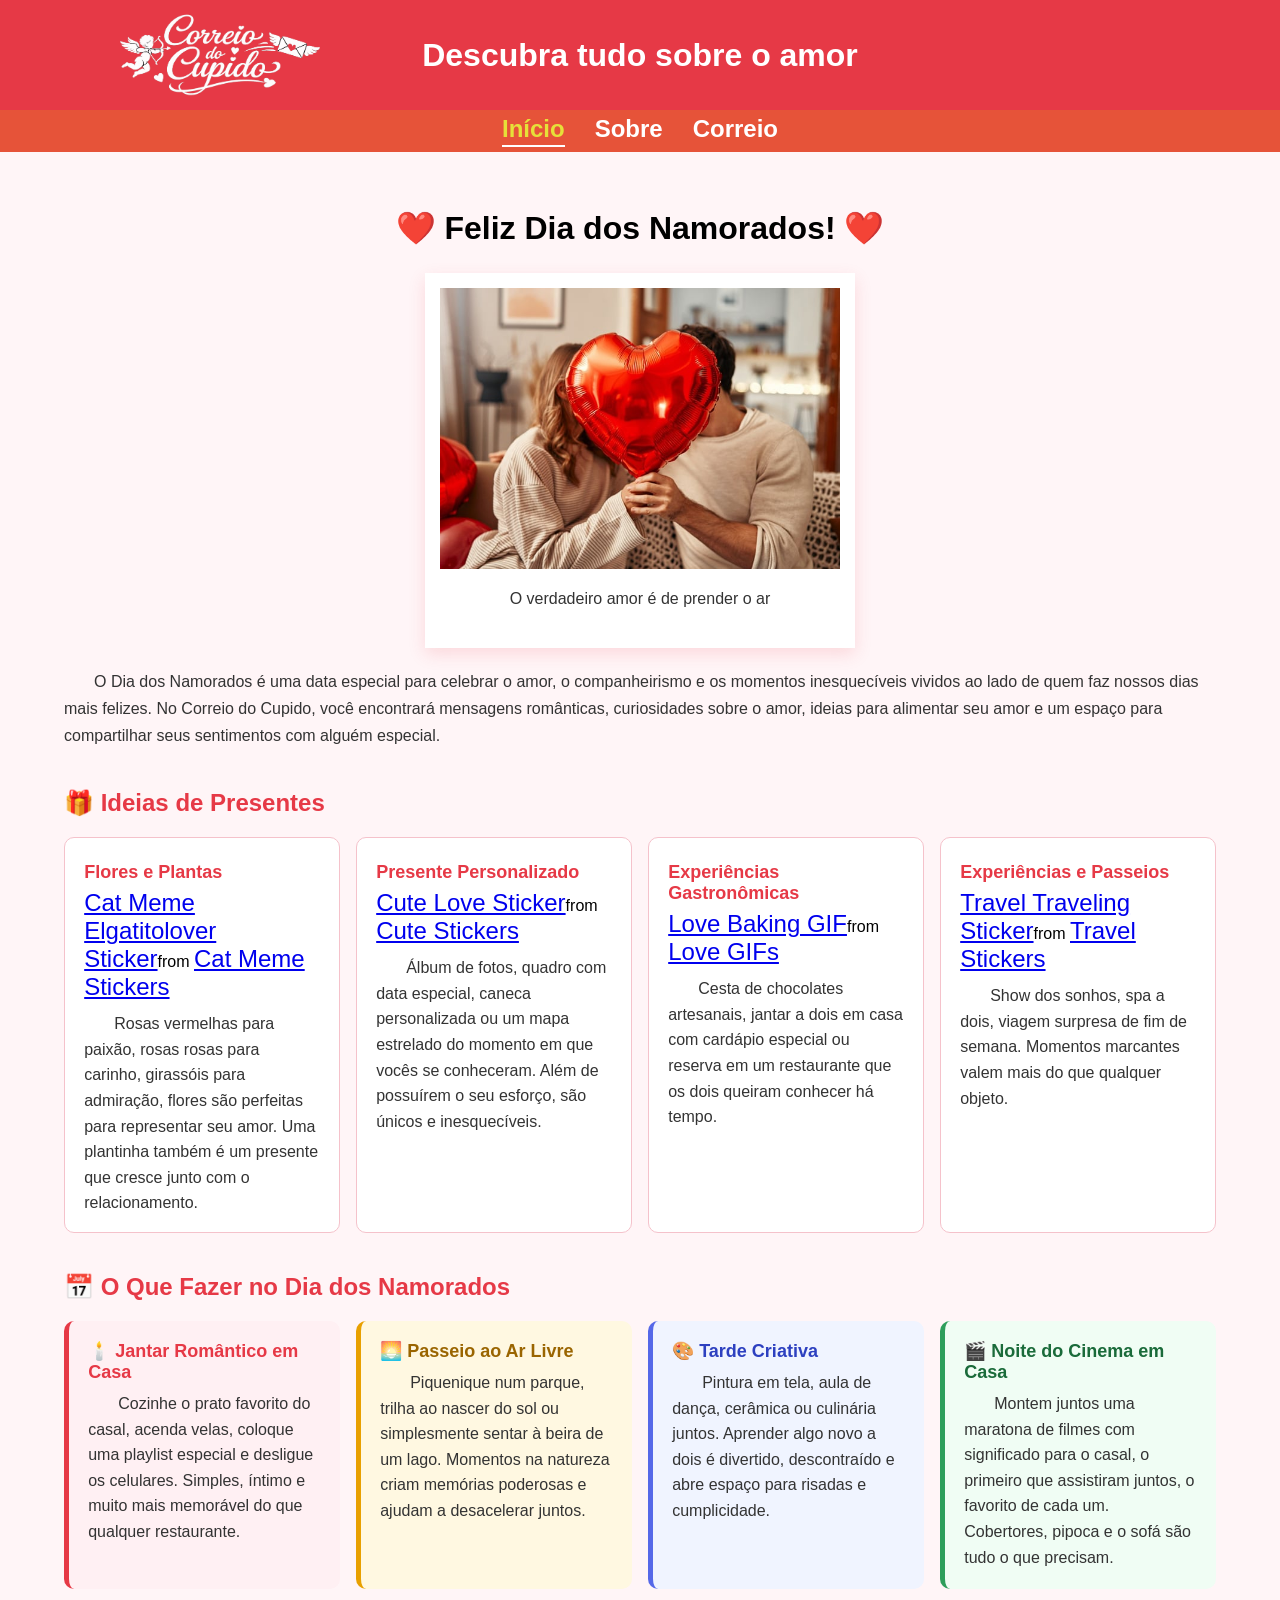
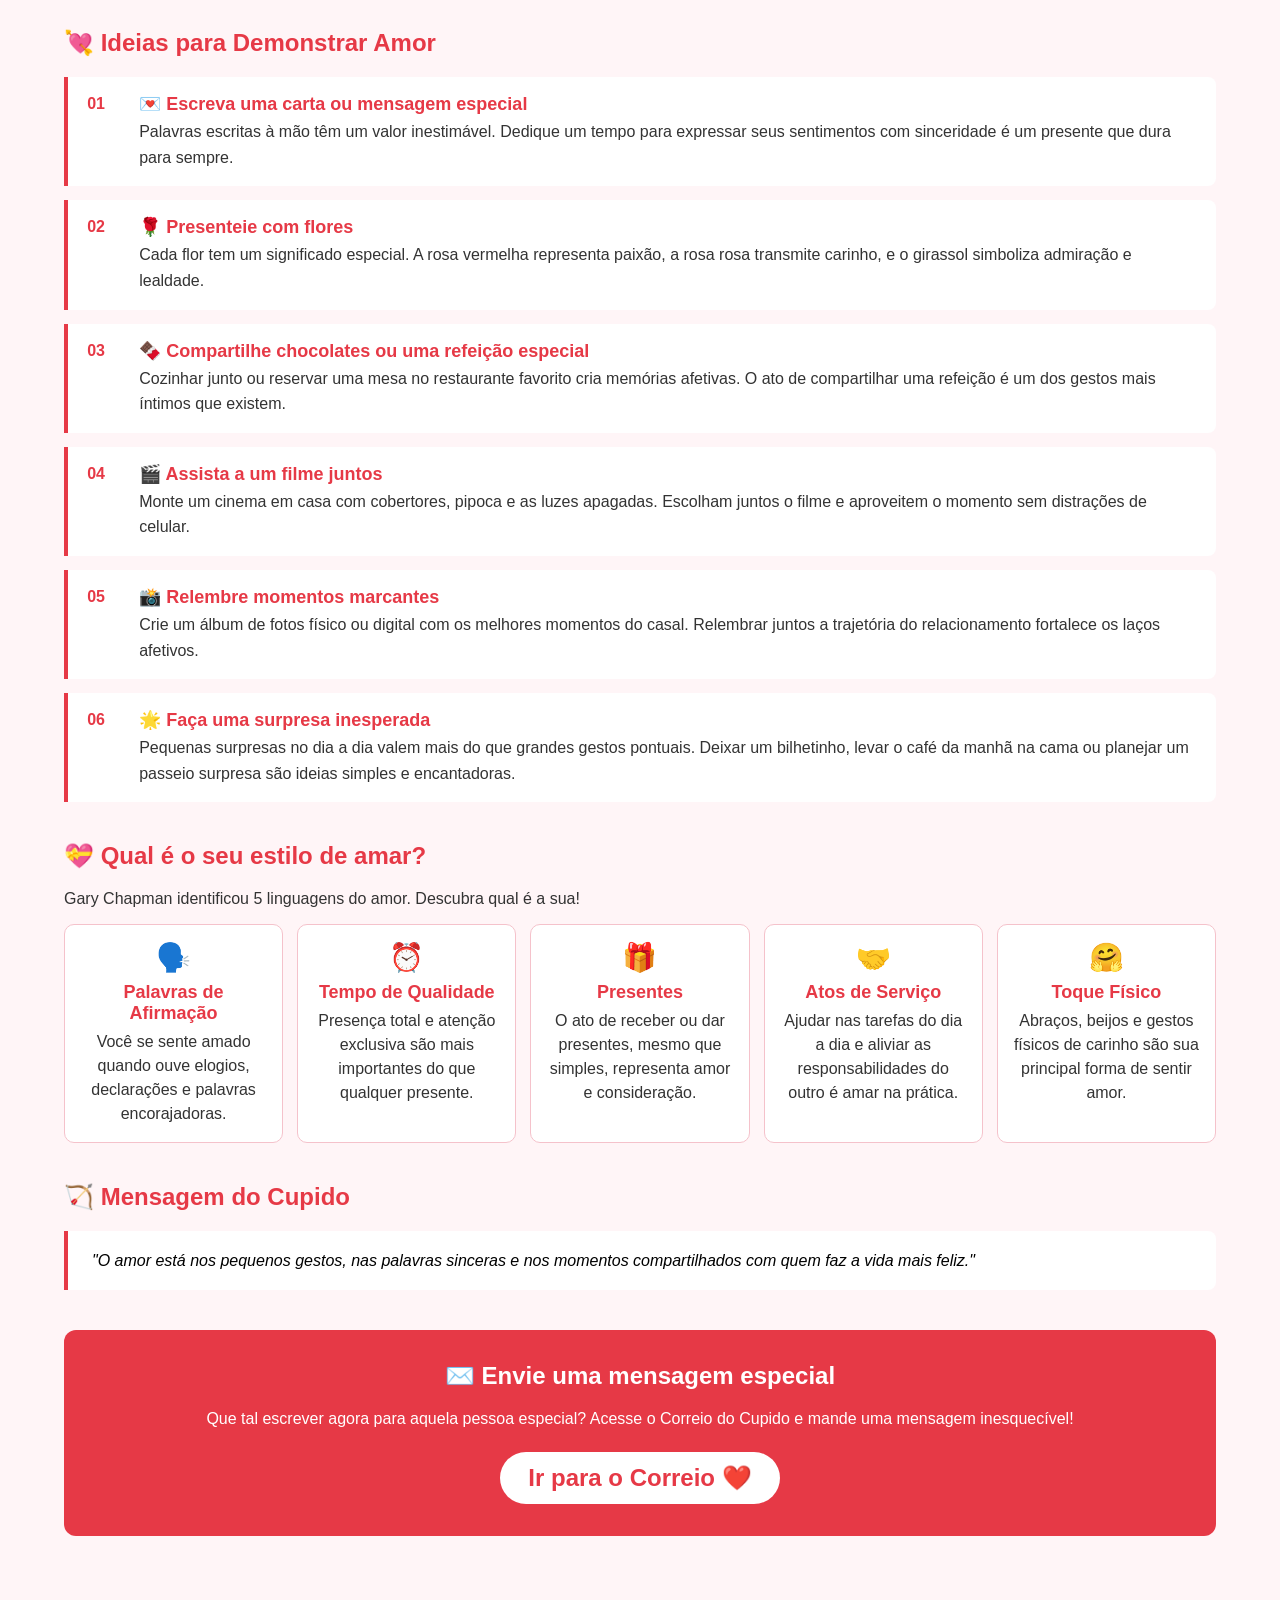
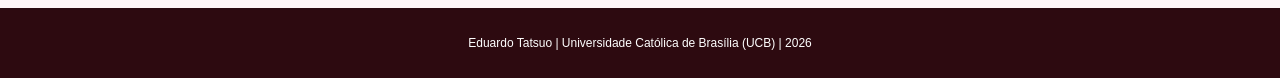
<file: index.html>
<!DOCTYPE html>
<html lang="pt-BR">

<head>
  <meta charset="UTF-8">
  <meta name="viewport" content="width=device-width, initial-scale=1.0">
  <title>Correio do Cupido - Início</title>
  <link rel="stylesheet" href="style.css">
</head>

<body>
  <header>
    <a href="index.html">
      <img src="img/logo.png" width="200">
    </a>
    <h1>Descubra tudo sobre o amor</h1>
  </header>

  <nav>
    <a href="index.html" class="ativo">Início</a>
    <a href="index2.html">Sobre</a>
    <a href="index3.html">Correio</a>
  </nav>

  <main class="container">

    <section class="home">
      <h1>❤️ Feliz Dia dos Namorados! ❤️</h1>

      <div class="polaroid">
        <img src="img/casal.jpg" alt="Casal feliz">
        <p>O verdadeiro amor é de prender o ar</p>
      </div>

      <p>
        O Dia dos Namorados é uma data especial para celebrar o amor,
        o companheirismo e os momentos inesquecíveis vividos ao lado de
        quem faz nossos dias mais felizes. No Correio do Cupido, você encontrará mensagens românticas,
        curiosidades sobre o amor, ideias para alimentar seu amor e um espaço para compartilhar seus
        sentimentos com alguém especial.
      </p>
    </section>

    <section>
      <h2>🎁 Ideias de Presentes</h2>
      <div class="curiosidades-grid">
        <div class="curiosidade-card">
          <h3>Flores e Plantas</h3>
          <div class="tenor-gif-embed" data-postid="10541895486177758482" data-share-method="host" data-aspect-ratio="0.981928" data-width="100%"><a href="https://tenor.com/view/cat-meme-elgatitolover-elgatito-elgatitoloves-elgatito-flowers-gif-10541895486177758482">Cat Meme Elgatitolover Sticker</a>from <a href="https://tenor.com/search/cat+meme-stickers">Cat Meme Stickers</a></div> <script type="text/javascript" async src="https://tenor.com/embed.js"></script>
          <p>Rosas vermelhas para paixão, rosas rosas para carinho, girassóis para admiração, flores são perfeitas para representar seu amor. Uma plantinha também é um presente que cresce junto com o relacionamento.</p>
        </div>
        <div class="curiosidade-card">
          <h3>Presente Personalizado</h3>
          <div class="tenor-gif-embed" data-postid="12614108627103400037" data-share-method="host" data-aspect-ratio="1.04184" data-width="100%"><a href="https://tenor.com/view/cute-love-kawaii-cats-heart-gif-12614108627103400037">Cute Love Sticker</a>from <a href="https://tenor.com/search/cute-stickers">Cute Stickers</a></div> <script type="text/javascript" async src="https://tenor.com/embed.js"></script>
          <p>Álbum de fotos, quadro com data especial, caneca personalizada ou um mapa estrelado do momento em que vocês se conheceram. Além de possuírem o seu esforço, são únicos e inesquecíveis.</p>
        </div>
        <div class="curiosidade-card">
          <h3>Experiências Gastronômicas</h3>
          <div class="tenor-gif-embed" data-postid="7819166" data-share-method="host" data-aspect-ratio="1.06667" data-width="100%"><a href="https://tenor.com/view/love-baking-bear-cream-gif-7819166">Love Baking GIF</a>from <a href="https://tenor.com/search/love-gifs">Love GIFs</a></div> <script type="text/javascript" async src="https://tenor.com/embed.js"></script>
          <p>Cesta de chocolates artesanais, jantar a dois em casa com cardápio especial ou reserva em um restaurante que os dois queiram conhecer há tempo.</p>
        </div>
        <div class="curiosidade-card">
          <h3>Experiências e Passeios</h3>
          <div class="tenor-gif-embed" data-postid="1309173399114227302" data-share-method="host" data-aspect-ratio="1" data-width="100%"><a href="https://tenor.com/view/travel-traveling-adventure-trip-honeymoon-gif-1309173399114227302">Travel Traveling Sticker</a>from <a href="https://tenor.com/search/travel-stickers">Travel Stickers</a></div> <script type="text/javascript" async src="https://tenor.com/embed.js"></script>
          <p>Show dos sonhos, spa a dois, viagem surpresa de fim de semana. Momentos marcantes valem mais do que qualquer objeto.</p>
        </div>
      </div>
    </section>
    
    <section>
      <h2>📅 O Que Fazer no Dia dos Namorados</h2>
      <div class="oque-fazer-grid">
        <div class="oque-fazer-card card-romanttico">
          <h3>🕯️ Jantar Romântico em Casa</h3>
          <p>Cozinhe o prato favorito do casal, acenda velas, coloque uma playlist especial e desligue os celulares. Simples, íntimo e muito mais memorável do que qualquer restaurante.</p>
        </div>
        <div class="oque-fazer-card card-aventura">
          <h3>🌅 Passeio ao Ar Livre</h3>
          <p>Piquenique num parque, trilha ao nascer do sol ou simplesmente sentar à beira de um lago. Momentos na natureza criam memórias poderosas e ajudam a desacelerar juntos.</p>
        </div>
        <div class="oque-fazer-card card-criativo">
          <h3>🎨 Tarde Criativa</h3>
          <p>Pintura em tela, aula de dança, cerâmica ou culinária juntos. Aprender algo novo a dois é divertido, descontraído e abre espaço para risadas e cumplicidade.</p>
        </div>
        <div class="oque-fazer-card card-nostalgia">
          <h3>🎬 Noite do Cinema em Casa</h3>
          <p>Montem juntos uma maratona de filmes com significado para o casal, o primeiro que assistiram juntos, o favorito de cada um. Cobertores, pipoca e o sofá são tudo o que precisam.</p>
        </div>
      </div>
    </section>

    <section>
      <h2>💘 Ideias para Demonstrar Amor</h2>
      <div class="ideias-lista">
        <div class="ideia-item">
          <span class="ideia-numero">01</span>
          <div>
            <h3>💌 Escreva uma carta ou mensagem especial</h3>
            <p>Palavras escritas à mão têm um valor inestimável. Dedique um tempo para expressar seus sentimentos com sinceridade é um presente que dura para sempre.</p>
          </div>
        </div>
        <div class="ideia-item">
          <span class="ideia-numero">02</span>
          <div>
            <h3>🌹 Presenteie com flores</h3>
            <p>Cada flor tem um significado especial. A rosa vermelha representa paixão, a rosa rosa transmite carinho, e o girassol simboliza admiração e lealdade.</p>
          </div>
        </div>
        <div class="ideia-item">
          <span class="ideia-numero">03</span>
          <div>
            <h3>🍫 Compartilhe chocolates ou uma refeição especial</h3>
            <p>Cozinhar junto ou reservar uma mesa no restaurante favorito cria memórias afetivas. O ato de compartilhar uma refeição é um dos gestos mais íntimos que existem.</p>
          </div>
        </div>
        <div class="ideia-item">
          <span class="ideia-numero">04</span>
          <div>
            <h3>🎬 Assista a um filme juntos</h3>
            <p>Monte um cinema em casa com cobertores, pipoca e as luzes apagadas. Escolham juntos o filme e aproveitem o momento sem distrações de celular.</p>
          </div>
        </div>
        <div class="ideia-item">
          <span class="ideia-numero">05</span>
          <div>
            <h3>📸 Relembre momentos marcantes</h3>
            <p>Crie um álbum de fotos físico ou digital com os melhores momentos do casal. Relembrar juntos a trajetória do relacionamento fortalece os laços afetivos.</p>
          </div>
        </div>
        <div class="ideia-item">
          <span class="ideia-numero">06</span>
          <div>
            <h3>🌟 Faça uma surpresa inesperada</h3>
            <p>Pequenas surpresas no dia a dia valem mais do que grandes gestos pontuais. Deixar um bilhetinho, levar o café da manhã na cama ou planejar um passeio surpresa são ideias simples e encantadoras.</p>
          </div>
        </div>
      </div>
    </section>

    <section class="quiz-section">
      <h2>💝 Qual é o seu estilo de amar?</h2>
      <p>Gary Chapman identificou 5 linguagens do amor. Descubra qual é a sua!</p>
      <div class="linguagens-grid">
        <div class="linguagem-card">
          <span>🗣️</span>
          <h3>Palavras de Afirmação</h3>
          <p>Você se sente amado quando ouve elogios, declarações e palavras encorajadoras.</p>
        </div>
        <div class="linguagem-card">
          <span>⏰</span>
          <h3>Tempo de Qualidade</h3>
          <p>Presença total e atenção exclusiva são mais importantes do que qualquer presente.</p>
        </div>
        <div class="linguagem-card">
          <span>🎁</span>
          <h3>Presentes</h3>
          <p>O ato de receber ou dar presentes, mesmo que simples, representa amor e consideração.</p>
        </div>
        <div class="linguagem-card">
          <span>🤝</span>
          <h3>Atos de Serviço</h3>
          <p>Ajudar nas tarefas do dia a dia e aliviar as responsabilidades do outro é amar na prática.</p>
        </div>
        <div class="linguagem-card">
          <span>🤗</span>
          <h3>Toque Físico</h3>
          <p>Abraços, beijos e gestos físicos de carinho são sua principal forma de sentir amor.</p>
        </div>
      </div>
    </section>

    <section>
      <h2>🏹 Mensagem do Cupido</h2>
      <blockquote>
        "O amor está nos pequenos gestos, nas palavras sinceras
        e nos momentos compartilhados com quem faz a vida mais feliz."
      </blockquote>
    </section>

    <section class="cta-section">
      <h2>✉️ Envie uma mensagem especial</h2>
      <p>Que tal escrever agora para aquela pessoa especial? Acesse o Correio do Cupido e mande uma mensagem inesquecível!</p>
      <a href="index3.html" class="btn-cta">Ir para o Correio ❤️</a>
    </section>

  </main>

  <footer>
    <p>Eduardo Tatsuo | Universidade Católica de Brasília (UCB) | 2026</p>
  </footer>

</body>

</html>
</file>
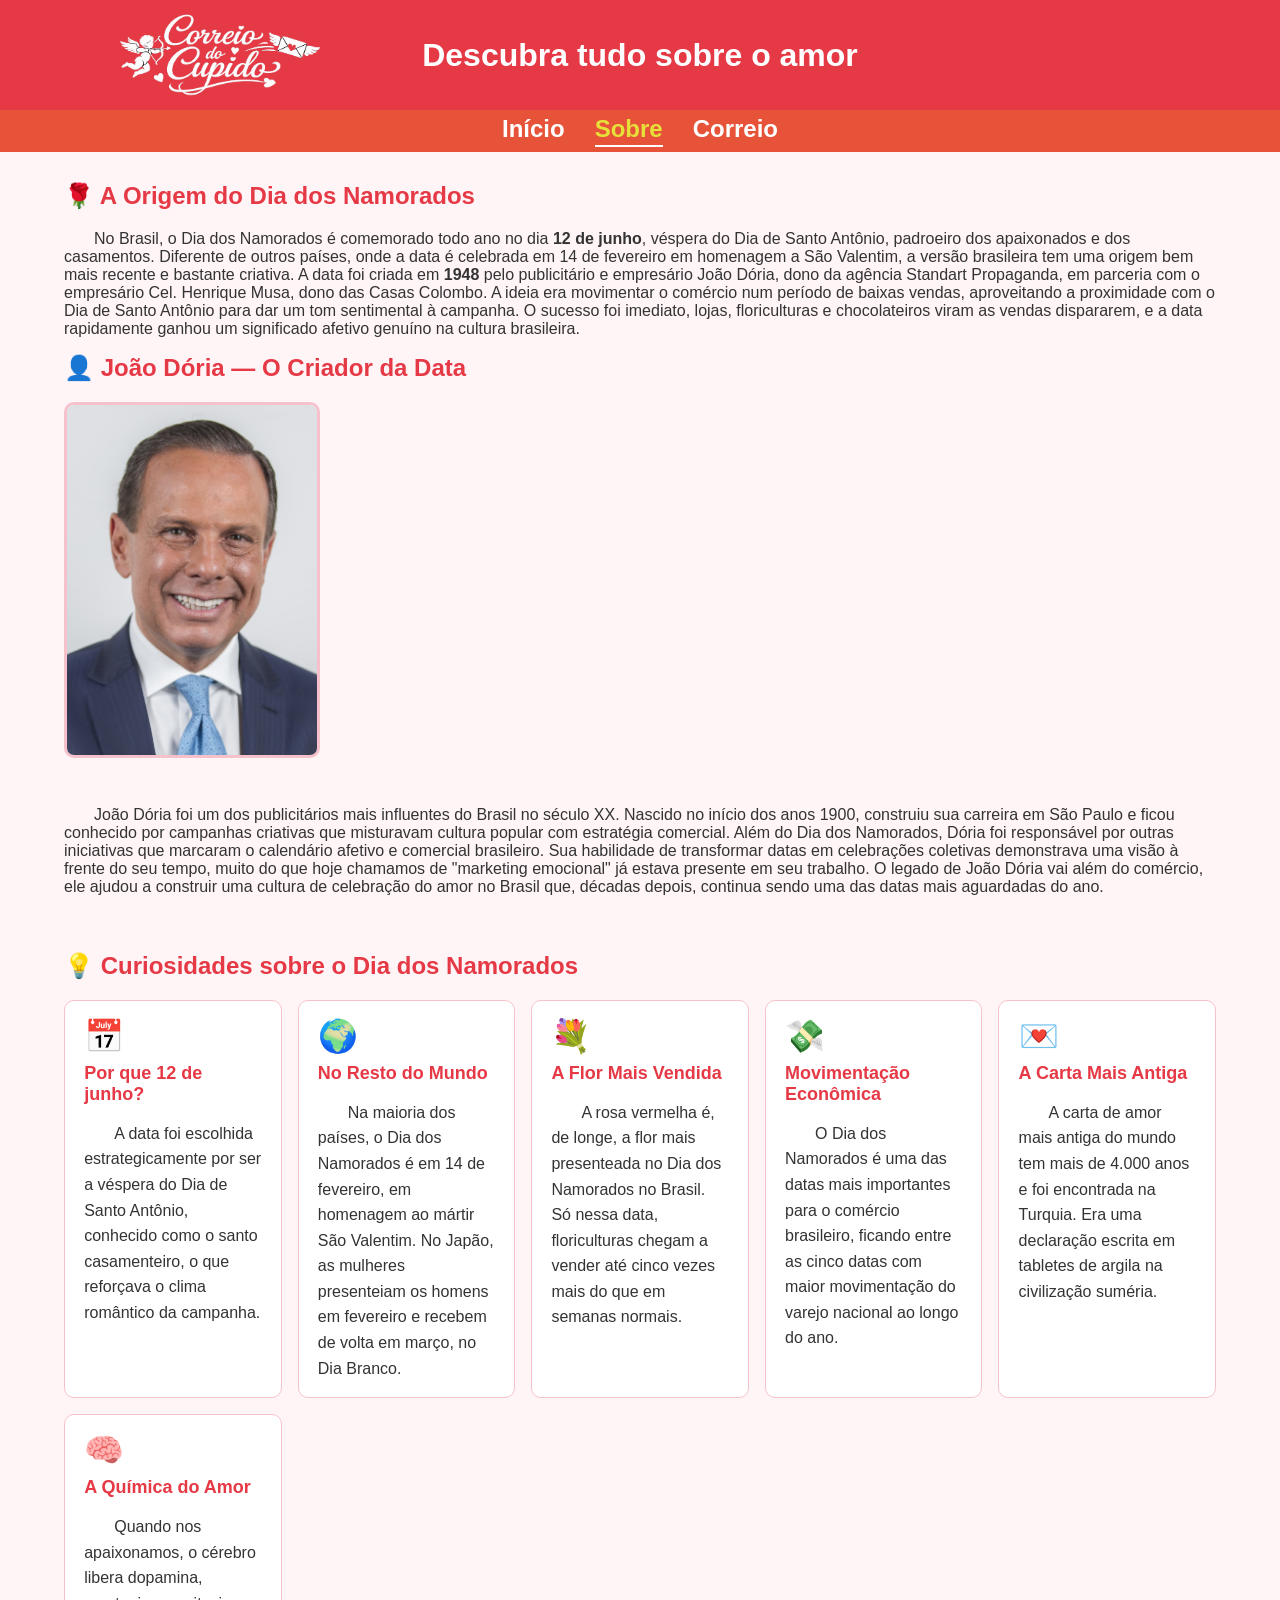
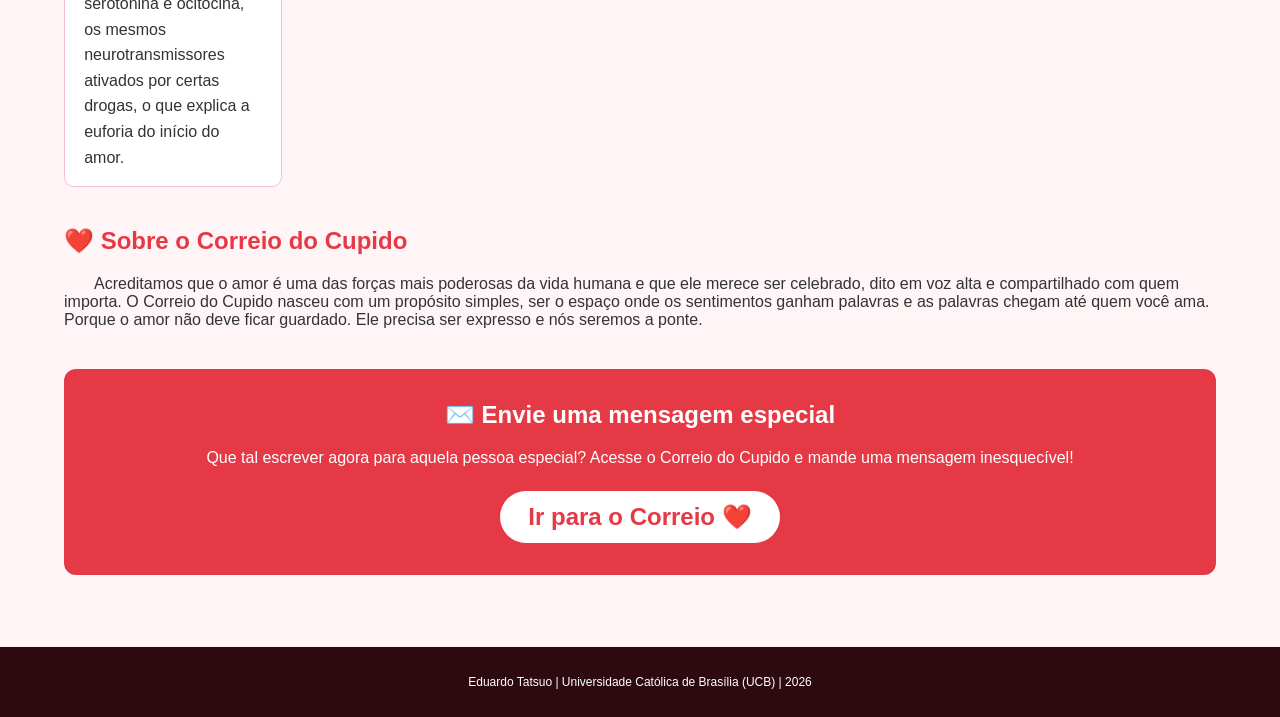
<file: index2.html>
<!DOCTYPE html>
<html lang="pt-BR">

<head>
  <meta charset="UTF-8">
  <meta name="viewport" content="width=device-width, initial-scale=1.0">
  <title>Correio do Cupido - Sobre</title>
  <link rel="stylesheet" href="style.css">
</head>

<body>
  <header>
    <a href="index.html">
      <img src="img/logo.png" width="200">
    </a>
    <h1>Descubra tudo sobre o amor</h1>
  </header>

  <nav>
    <a href="index.html">Início</a>
    <a href="index2.html" class="ativo">Sobre</a>
    <a href="index3.html">Correio</a>
  </nav>

  <main class="container">

    <section class="origem">
      <h2>🌹 A Origem do Dia dos Namorados</h2>

      <p>
        No Brasil, o Dia dos Namorados é comemorado todo ano no dia <strong>12 de junho</strong>,
        véspera do Dia de Santo Antônio, padroeiro dos apaixonados e dos casamentos.
        Diferente de outros países, onde a data é celebrada em 14 de fevereiro em homenagem
        a São Valentim, a versão brasileira tem uma origem bem mais recente e bastante criativa.
        A data foi criada em <strong>1948</strong> pelo publicitário e empresário João Dória,
        dono da agência Standart Propaganda, em parceria com o empresário Cel. Henrique Musa,
        dono das Casas Colombo. A ideia era movimentar o comércio num período de baixas vendas,
        aproveitando a proximidade com o Dia de Santo Antônio para dar um tom sentimental à campanha.
        O sucesso foi imediato, lojas, floriculturas e chocolateiros viram as vendas dispararem,
        e a data rapidamente ganhou um significado afetivo genuíno na cultura brasileira.
      </p>

      <h2>👤 João Dória — O Criador da Data</h2>

      <div class="criador-bloco">
        <div class="criador-foto">
          <img src="img/joao_doria.jpg" alt="Foto de João Dória">
        </div>

        <p>
          João Dória foi um dos publicitários mais influentes do Brasil no século XX.
          Nascido no início dos anos 1900, construiu sua carreira em São Paulo e ficou
          conhecido por campanhas criativas que misturavam cultura popular com estratégia comercial.
          Além do Dia dos Namorados, Dória foi responsável por outras iniciativas
          que marcaram o calendário afetivo e comercial brasileiro. Sua habilidade
          de transformar datas em celebrações coletivas demonstrava uma visão à frente do seu tempo, muito do que hoje
          chamamos de "marketing emocional" já estava presente em seu trabalho.
          O legado de João Dória vai além do comércio, ele ajudou a construir
          uma cultura de celebração do amor no Brasil que, décadas depois,
          continua sendo uma das datas mais aguardadas do ano.
        </p>
      </div>
    </section>

    <section>
      <h2>💡 Curiosidades sobre o Dia dos Namorados</h2>
      <div class="curiosidades-grid">
        <div class="curiosidade-card">
          <span class="curiosidade-icon">📅</span>
          <h3>Por que 12 de junho?</h3>
          <p>A data foi escolhida estrategicamente por ser a véspera do Dia de Santo Antônio,
            conhecido como o santo casamenteiro, o que reforçava o clima romântico da campanha.</p>
        </div>
        <div class="curiosidade-card">
          <span class="curiosidade-icon">🌍</span>
          <h3>No Resto do Mundo</h3>
          <p>Na maioria dos países, o Dia dos Namorados é em 14 de fevereiro, em homenagem
            ao mártir São Valentim. No Japão, as mulheres presenteiam os homens em fevereiro
            e recebem de volta em março, no Dia Branco.</p>
        </div>
        <div class="curiosidade-card">
          <span class="curiosidade-icon">💐</span>
          <h3>A Flor Mais Vendida</h3>
          <p>A rosa vermelha é, de longe, a flor mais presenteada no Dia dos Namorados no Brasil.
            Só nessa data, floriculturas chegam a vender até cinco vezes mais do que em semanas normais.</p>
        </div>
        <div class="curiosidade-card">
          <span class="curiosidade-icon">💸</span>
          <h3>Movimentação Econômica</h3>
          <p>O Dia dos Namorados é uma das datas mais importantes para o comércio brasileiro,
            ficando entre as cinco datas com maior movimentação do varejo nacional ao longo do ano.</p>
        </div>
        <div class="curiosidade-card">
          <span class="curiosidade-icon">💌</span>
          <h3>A Carta Mais Antiga</h3>
          <p>A carta de amor mais antiga do mundo tem mais de 4.000 anos e foi encontrada na Turquia.
            Era uma declaração escrita em tabletes de argila na civilização suméria.</p>
        </div>
        <div class="curiosidade-card">
          <span class="curiosidade-icon">🧠</span>
          <h3>A Química do Amor</h3>
          <p>Quando nos apaixonamos, o cérebro libera dopamina, serotonina e ocitocina, os mesmos neurotransmissores
            ativados por certas drogas, o que explica a euforia do início do amor.</p>
        </div>
      </div>
    </section>

    <section class="origem">
      <h2>❤️ Sobre o Correio do Cupido</h2>
      <p>
        Acreditamos que o amor é uma das forças mais poderosas da vida humana e que ele merece ser celebrado, dito em
        voz alta e compartilhado com quem importa.
        O Correio do Cupido nasceu com um propósito simples, ser o espaço onde os sentimentos
        ganham palavras e as palavras chegam até quem você ama.
        Porque o amor não deve ficar guardado. Ele precisa ser expresso e nós seremos a ponte.
      </p>
    </section>

    <section class="cta-section">
      <h2>✉️ Envie uma mensagem especial</h2>
      <p>Que tal escrever agora para aquela pessoa especial? Acesse o Correio do Cupido e mande uma mensagem
        inesquecível!</p>
      <a href="index3.html" class="btn-cta">Ir para o Correio ❤️</a>
    </section>

  </main>

  <footer>
    <p>Eduardo Tatsuo | Universidade Católica de Brasília (UCB) | 2026</p>
  </footer>
</body>

</html>
</file>
<file: style.css>
body {
  margin: 0;
  font-family: Arial, sans-serif;
  background-color: #FFF5F7;
  display: flex;
  flex-direction: column;
  min-height: 100vh;
}

  a { font-size: 24px; }
  h1 { font-size: 32px; }
  h2 { font-size: 24px; }
  h3 { font-size: 18px; }
  p  { font-size: 16px; color: #333333;}

header {
  background-color: #E63946;
  position: relative;
  height: 100px;
  display: flex;
  justify-content: center;
  align-items: center;
  padding: 5px;
}

header img {
  margin-left: 100px;
  position: absolute;
  left: 20px;
  top: 50%;
  transform: translateY(-50%);
}

header h1 {
  color: white;
}

nav {
  background-color: #E65339;
  display: flex;
  gap: 30px;
  justify-content: center;
  padding: 5px;
  margin-bottom: 30px;
}

nav a {
  color: white;
  text-decoration: none;
  font-weight: bold;
}

nav a:hover {
  transition: all 0.3s ease;
  color: #E6E039;
  transform: scale(1.1);
}

nav a.ativo {
  border-bottom: 2px solid white;
  padding-bottom: 2px;
  color: #E6E039;
  transition: all 0.3s ease;
}

nav a.ativo:hover {
  transform: scale(1.1);
}

.container {
  margin: 0 auto;
  width: 90%;
  background-color: #FFF5F7;
  flex: 1;
}

footer {
  background-color: #2d0a10 ;
  color: white;
  text-align: center;
  padding: 1rem;
  margin-top: 2rem;
}

footer p {
  color: white;
  font-size: 12px;
}


/* --- HOME --- */
.container section {
  margin-bottom: 2.5rem;
}

.container h2 {
  margin-top: 0;
  color: #E63946;
}

.home h1 {
  text-align: center;
}

.home p {
  line-height: 1.7;
  text-indent: 30px;
}

.polaroid {
  width: 400px;
  max-width: 90%;
  background-color: white;
  text-align: center;
  padding: 15px 15px 20px;
  margin: 20px auto;
  box-shadow: 0 6px 16px rgba(230, 57, 70, 0.15);
}

.polaroid p {
  text-indent: 0px;
}

.polaroid img {
  width: 100%;
  height: auto;
  display: block;
}

.polaroid:hover {
  transform: scale(1.05) 
}

.curiosidades-grid {
  display: grid;
  grid-template-columns: repeat(auto-fit, minmax(200px, 1fr));
  gap: 16px;
}

.curiosidade-card {
  background-color: white;
  border: 1px solid #f5c2cb;
  border-radius: 10px;
  padding: 1rem 1.2rem;
}

.curiosidade-card h3 {
  color: #E63946;
  margin: 8px 0 6px;
}

.curiosidade-card p {
  line-height: 1.6;
  margin: 0;
  text-indent: 30px;
  padding-top: 10px;
}

.curiosidade-icon {
  font-size: 32px;
}

.oque-fazer-grid {
  display: grid;
  grid-template-columns: repeat(auto-fit, minmax(220px, 1fr));
  gap: 16px;
}

.oque-fazer-card {
  border-radius: 10px;
  padding: 1.2rem;
  border-left: 5px solid;
}

.oque-fazer-card h3 {
  margin: 0 0 8px;
}

.oque-fazer-card p {
  margin: 0;
  line-height: 1.6;
  text-indent: 30px;
}

.card-romanttico  { background-color: #fff0f3; border-color: #E63946; }
.card-romanttico h3 { color: #E63946; }

.card-aventura    { background-color: #fff8e1; border-color: #e8a000; }
.card-aventura h3 { color: #9a6500; }

.card-criativo    { background-color: #f0f4ff; border-color: #5568e8; }
.card-criativo h3 { color: #2d40c0; }

.card-nostalgia   { background-color: #f0fdf4; border-color: #2e9e5b; }
.card-nostalgia h3 { color: #1a6b3a; }

.ideias-lista {
  display: flex;
  flex-direction: column;
  gap: 14px;
}

.ideia-item {
  display: flex;
  gap: 16px;
  align-items: flex-start;
  background-color: white;
  border-left: 4px solid #E63946;
  border-radius: 0 8px 8px 0;
  padding: 1rem 1.2rem;
}

.ideia-item h3 {
  margin: 0 0 4px;
  color: #E63946;
}

.ideia-item p {
  margin: 0;
  line-height: 1.6;
}

.ideia-numero {
  font-weight: bold;
  color: #E63946;
  min-width: 36px;
  padding-top: 2px;
}

.quiz-section p {
  margin-top: 0;
}

.linguagens-grid {
  display: grid;
  grid-template-columns: repeat(auto-fit, minmax(160px, 1fr));
  gap: 14px;
}

.linguagem-card {
  background-color: white;
  border: 1px solid #f5c2cb;
  border-radius: 10px;
  padding: 1rem;
  text-align: center;
  transition: transform 0.2s ease, box-shadow 0.2s ease;
}

.linguagem-card:hover {
  transform: translateY(-4px);
  box-shadow: 0 6px 16px rgba(230, 57, 70, 0.15);
}

.linguagem-card span {
  font-size: 28px;
}

.linguagem-card h3 {
  color: #E63946;
  margin: 8px 0 6px;
}

.linguagem-card p {
  margin: 0;
  line-height: 1.5;
}

.cta-section {
  background-color: #E63946;
  color: white;
  border-radius: 12px;
  padding: 2rem;
  text-align: center;
}

.cta-section h2 {
  color: white;
  margin-top: 0;
}

.cta-section p {
  color: white;
  margin-bottom: 1.5rem;
}

.btn-cta {
  display: inline-block;
  background-color: white;
  color: #E63946;
  font-weight: bold;
  padding: 12px 28px;
  border-radius: 30px;
  text-decoration: none;
  transition: transform 0.2s ease, box-shadow 0.2s ease;
}

.btn-cta:hover {
  transform: scale(1.05);
  box-shadow: 0 6px 20px rgba(0, 0, 0, 0.2);
}

blockquote {
  border-left: 4px solid #E63946;
  background-color: white;
  margin: 0;
  padding: 1rem 1.5rem;
  border-radius: 0 8px 8px 0;
  font-style: italic;
  line-height: 1.7;
}

/* --- SOBRE --- */

.origem p {
  text-indent: 30px;
}

.criador-bloco {
  display: flex;
  gap: 2rem;
  align-items: flex-start;
  flex-wrap: wrap;
}

.criador-foto {
  display: flex;
  flex-direction: column;
  align-items: center;
  gap: 8px;
  min-width: 160px;
}

.criador-foto img {
  width: 250px;
  height: 350px;
  object-fit: cover;
  border-radius: 10px;
  border: 3px solid #f5c2cb;
}

.criador-foto p {
  margin: 0;
  text-align: center;
}


/* --- CORREIO --- */
.correio-section p {
  margin-top: 0;
  text-align: center;
}

.correio-section h2 {
  text-align: center;
}

.correio-form {
  background-color: white;
  border: 1px solid #f5c2cb;
  border-radius: 12px;
  padding: 2rem;
  max-width: 620px;
  margin: 0 auto;
  display: flex;
  flex-direction: column;
  gap: 20px;
}

.campo {
  display: flex;
  flex-direction: column;
  gap: 6px;
  position: relative;
}

.campo label {
  font-weight: bold;
  font-size: 15px;
  color: #E63946;
}

.campo input,
.campo textarea,
.campo select {
  padding: 10px 14px;
  border: 1.5px solid #f5c2cb;
  border-radius: 8px;
  font-size: 15px;
  font-family: Arial, sans-serif;
  color: #333;
  background-color: #fffafa;
  outline: none;
  transition: border-color 0.2s ease;
}

.campo input:focus,
.campo textarea:focus,
.campo select:focus {
  border-color: #E63946;
}

.campo textarea {
  resize: vertical;
  min-height: 120px;
}

.contador {
  font-size: 12px;
  color: #999;
  text-align: right;
}

.btn-gerar {
  background-color: #E63946;
  color: white;
  border: none;
  padding: 14px;
  font-size: 17px;
  font-weight: bold;
  border-radius: 30px;
  cursor: pointer;
  transition: background-color 0.2s ease, transform 0.2s ease;
}

.btn-gerar:hover {
  background-color: #c0202a;
  transform: scale(1.02);
}


/* --- LINK GERADO --- */
.link-gerado {
  margin: 2rem auto 0;
  background-color: white;
  border: 1.5px solid #c3e6cb;
  border-radius: 12px;
  padding: 1.5rem 2rem;
  max-width: 620px;
}

.link-gerado h3 {
  color: #2e7d32;
  margin-top: 0;
}

.link-box {
  display: flex;
  gap: 10px;
  align-items: center;
}

.link-box input {
  flex: 1;
  padding: 10px 14px;
  border: 1.5px solid #ddd;
  border-radius: 8px;
  font-size: 13px;
  color: #555;
  background-color: #f9f9f9;
  outline: none;
}

.link-box button {
  background-color: #E63946;
  color: white;
  border: none;
  padding: 10px 20px;
  border-radius: 8px;
  font-size: 14px;
  font-weight: bold;
  cursor: pointer;
  transition: background-color 0.2s ease;
  white-space: nowrap;
}

.link-box button:hover {
  background-color: #c0202a;
}

.copiado {
  display: none;
  font-size: 13px;
  color: #2e7d32;
  font-weight: bold;
  margin-top: 8px;
}


/* --- CARTA --- */
.carta-section {
  max-width: 600px;
  margin: 0 auto;
  padding: 2rem 0;
  text-align: center;
}

.carta-envelope {
  border: 2px solid #f5c2cb;
  border-radius: 16px;
  overflow: hidden;
  background-color: #fff0f3;
  box-shadow: 0 8px 30px rgba(192, 0, 42, 0.12);
}

.carta-topo {
  background-color: #E63946;
  padding: 1.5rem 2rem;
  text-align: center;
}

.carta-icone {
  font-size: 48px;
  display: block;
  margin-bottom: 8px;
}

.carta-para {
  color: white;
  font-weight: bold;
  margin: 0;
  text-indent: 0;
}

.carta-corpo {
  padding: 2rem 2.5rem;
}

.carta-mensagem {
  color: #3a3a3a;
  line-height: 1.8;
  font-style: italic;
  white-space: pre-wrap;
  margin: 0;
  text-indent: 0;
}

.carta-rodape {
  padding: 1rem 2.5rem 2rem;
  text-align: right;
}

.carta-assinatura {
  color: #E63946;
  margin: 0;
  text-indent: 0;
}

.carta-acoes {
  text-align: center;
  margin-top: 2rem;
}

.carta-acoes .btn-cta {
  background-color: #E63946;
  color: white;
  font-size: 16px;
}
</file>
